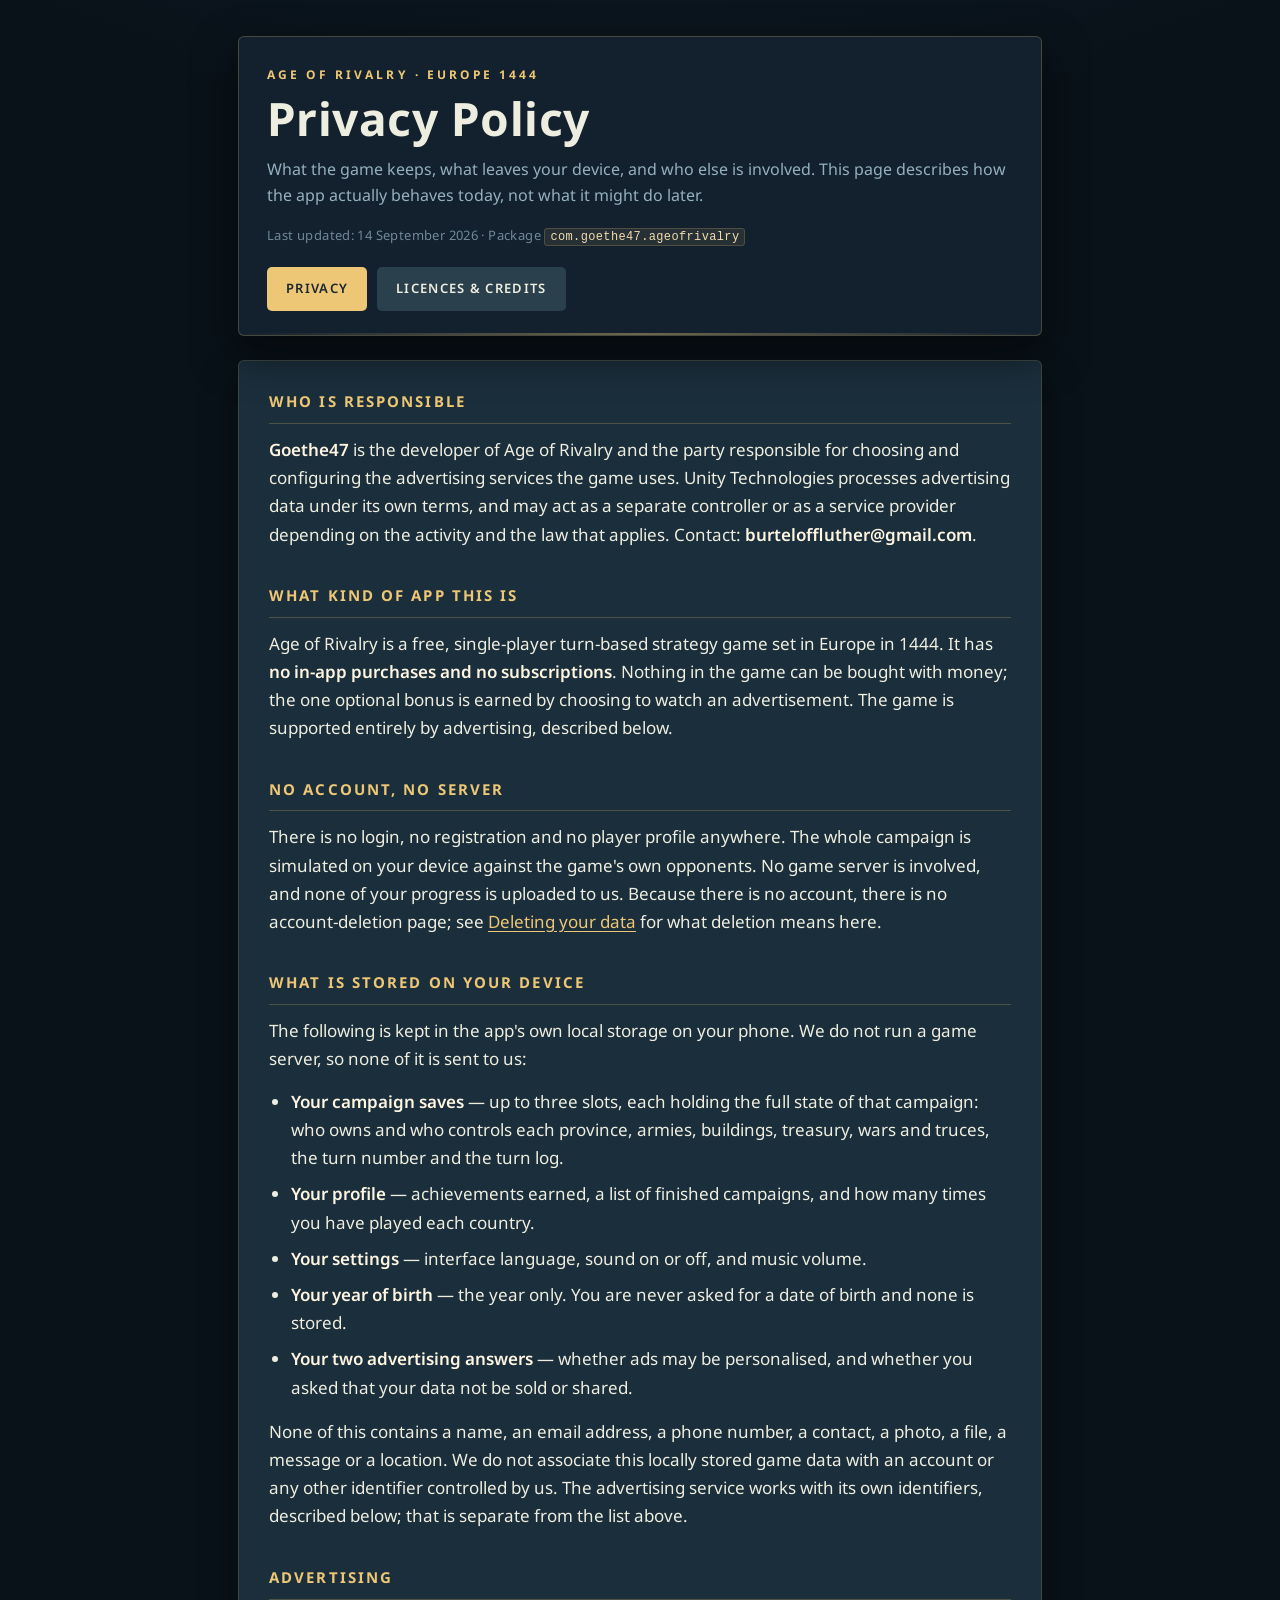
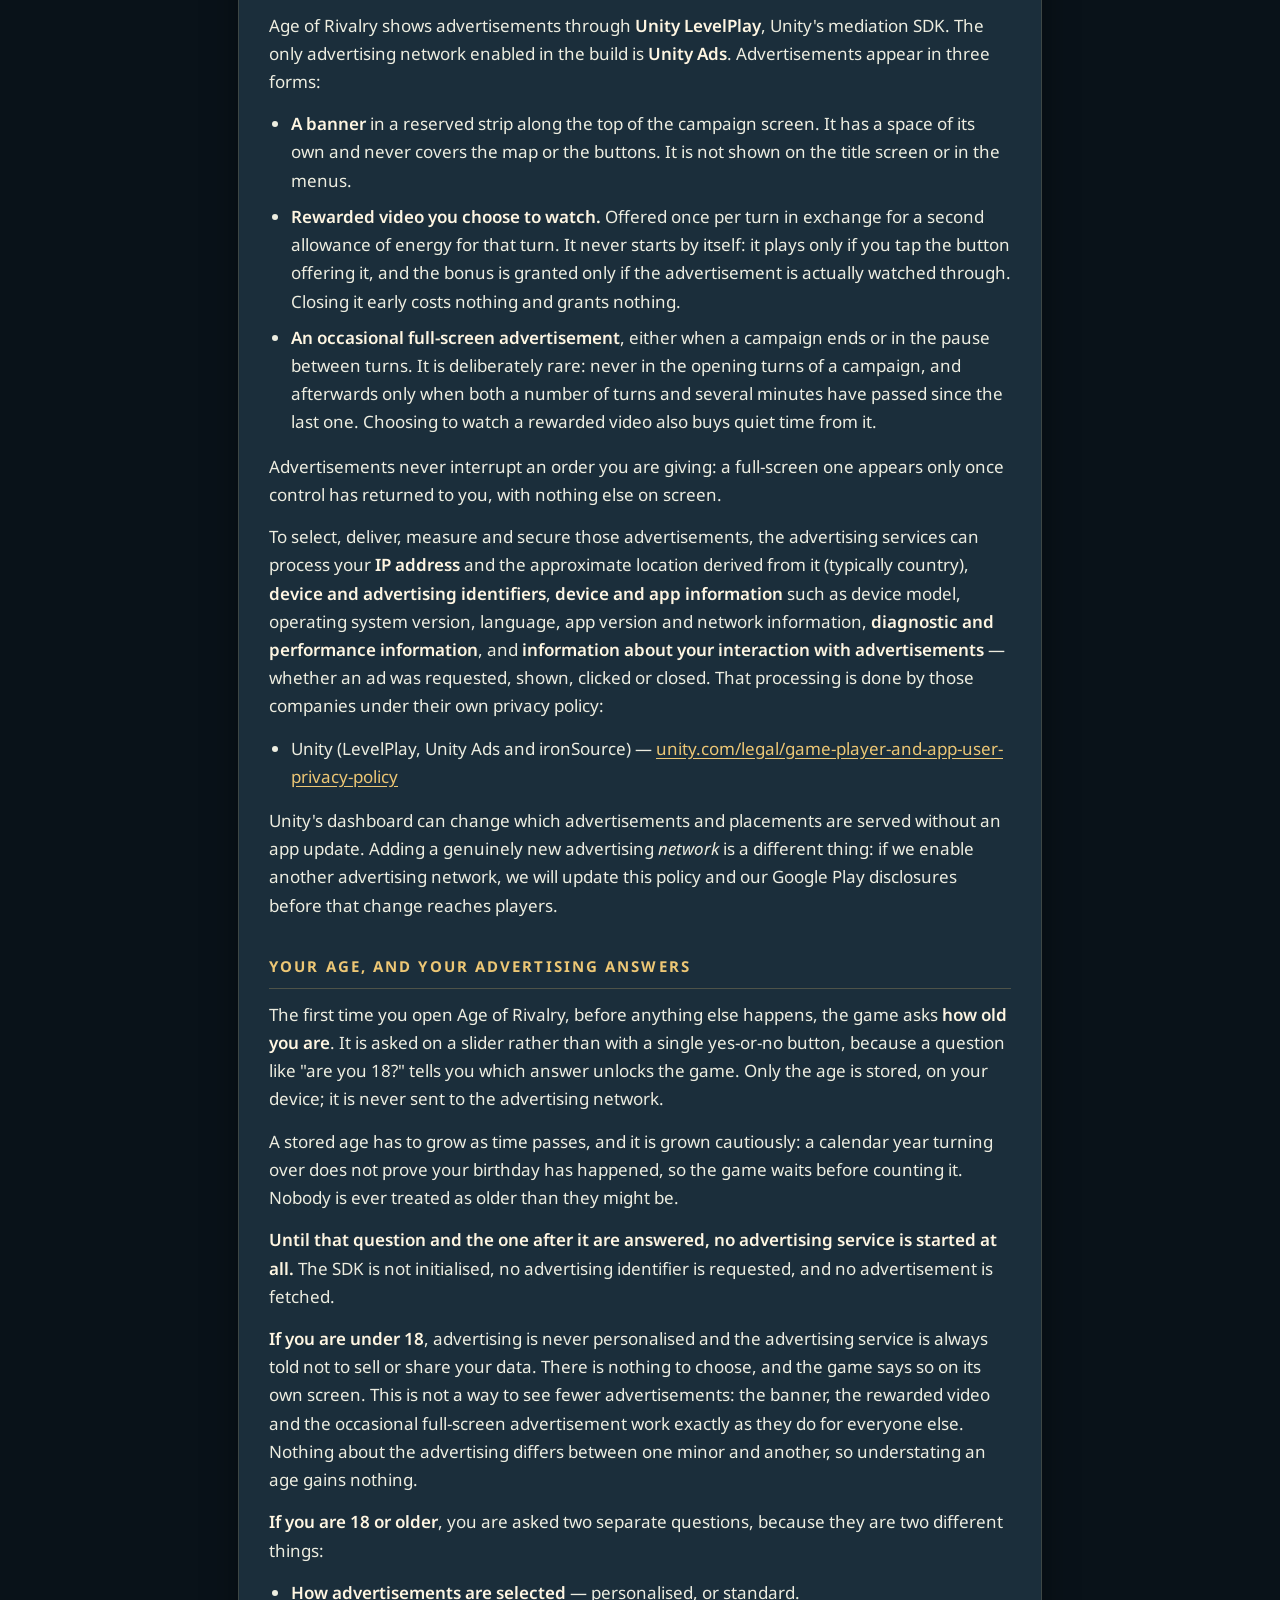
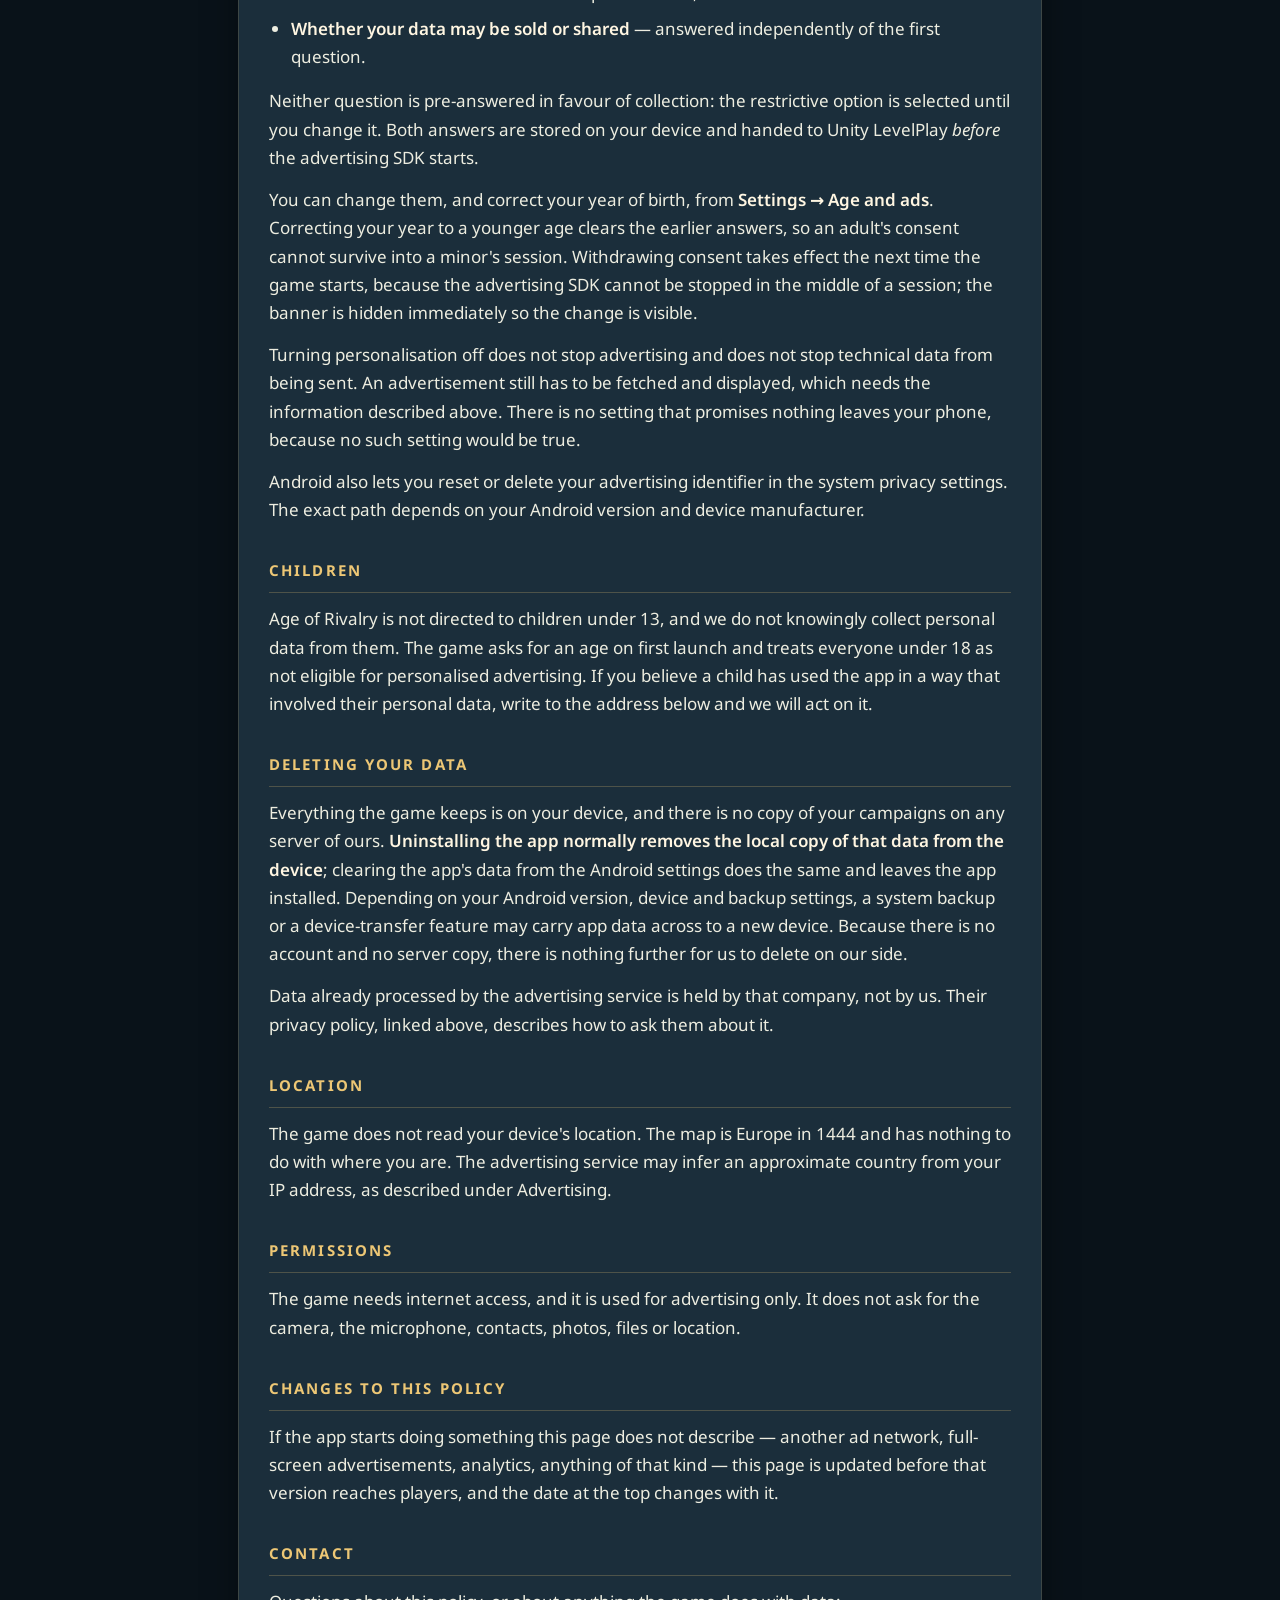
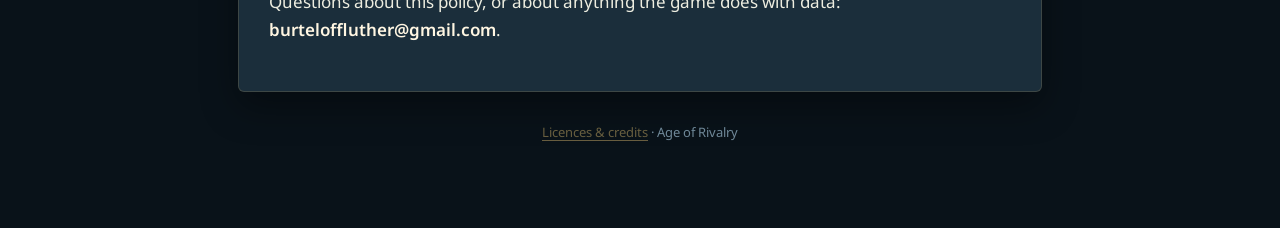
<file: index.html>
<!doctype html>
<html lang="en">
<head>
  <meta charset="utf-8" />
  <meta name="viewport" content="width=device-width,initial-scale=1" />
  <title>Age of Rivalry — Privacy Policy</title>
  <meta name="description" content="Privacy policy for Age of Rivalry, a free ad-supported turn-based strategy game for Android." />
  <link rel="stylesheet" href="styles.css" />
</head>
<body>
  <main class="container">
    <header class="plate">
      <p class="eyebrow">Age of Rivalry · Europe 1444</p>
      <h1>Privacy Policy</h1>
      <p class="lead">What the game keeps, what leaves your device, and who else is involved. This page describes how the app actually behaves today, not what it might do later.</p>
      <p class="stamp">Last updated: 14 September 2026 · Package <code>com.goethe47.ageofrivalry</code></p>
      <nav class="nav">
        <a href="index.html" aria-current="page">Privacy</a>
        <a href="licenses.html">Licences &amp; credits</a>
      </nav>
    </header>

    <section class="panel">
      <h2>Who is responsible</h2>
      <p><strong>Goethe47</strong> is the developer of Age of Rivalry and the party responsible for choosing and configuring the advertising services the game uses. Unity Technologies processes advertising data under its own terms, and may act as a separate controller or as a service provider depending on the activity and the law that applies. Contact: <strong>burteloffluther@gmail.com</strong>.</p>

      <h2>What kind of app this is</h2>
      <p>Age of Rivalry is a free, single-player turn-based strategy game set in Europe in 1444. It has <strong>no in-app purchases and no subscriptions</strong>. Nothing in the game can be bought with money; the one optional bonus is earned by choosing to watch an advertisement. The game is supported entirely by advertising, described below.</p>

      <h2>No account, no server</h2>
      <p>There is no login, no registration and no player profile anywhere. The whole campaign is simulated on your device against the game's own opponents. No game server is involved, and none of your progress is uploaded to us. Because there is no account, there is no account-deletion page; see <a href="#deletion">Deleting your data</a> for what deletion means here.</p>

      <h2>What is stored on your device</h2>
      <p>The following is kept in the app's own local storage on your phone. We do not run a game server, so none of it is sent to us:</p>
      <ul>
        <li><strong>Your campaign saves</strong> — up to three slots, each holding the full state of that campaign: who owns and who controls each province, armies, buildings, treasury, wars and truces, the turn number and the turn log.</li>
        <li><strong>Your profile</strong> — achievements earned, a list of finished campaigns, and how many times you have played each country.</li>
        <li><strong>Your settings</strong> — interface language, sound on or off, and music volume.</li>
        <li><strong>Your year of birth</strong> — the year only. You are never asked for a date of birth and none is stored.</li>
        <li><strong>Your two advertising answers</strong> — whether ads may be personalised, and whether you asked that your data not be sold or shared.</li>
      </ul>
      <p>None of this contains a name, an email address, a phone number, a contact, a photo, a file, a message or a location. We do not associate this locally stored game data with an account or any other identifier controlled by us. The advertising service works with its own identifiers, described below; that is separate from the list above.</p>

      <h2>Advertising</h2>
      <p>Age of Rivalry shows advertisements through <strong>Unity LevelPlay</strong>, Unity's mediation SDK. The only advertising network enabled in the build is <strong>Unity Ads</strong>. Advertisements appear in three forms:</p>
      <ul>
        <li><strong>A banner</strong> in a reserved strip along the top of the campaign screen. It has a space of its own and never covers the map or the buttons. It is not shown on the title screen or in the menus.</li>
        <li><strong>Rewarded video you choose to watch.</strong> Offered once per turn in exchange for a second allowance of energy for that turn. It never starts by itself: it plays only if you tap the button offering it, and the bonus is granted only if the advertisement is actually watched through. Closing it early costs nothing and grants nothing.</li>
        <li><strong>An occasional full-screen advertisement</strong>, either when a campaign ends or in the pause between turns. It is deliberately rare: never in the opening turns of a campaign, and afterwards only when both a number of turns and several minutes have passed since the last one. Choosing to watch a rewarded video also buys quiet time from it.</li>
      </ul>
      <p>Advertisements never interrupt an order you are giving: a full-screen one appears only once control has returned to you, with nothing else on screen.</p>
      <p>To select, deliver, measure and secure those advertisements, the advertising services can process your <strong>IP address</strong> and the approximate location derived from it (typically country), <strong>device and advertising identifiers</strong>, <strong>device and app information</strong> such as device model, operating system version, language, app version and network information, <strong>diagnostic and performance information</strong>, and <strong>information about your interaction with advertisements</strong> — whether an ad was requested, shown, clicked or closed. That processing is done by those companies under their own privacy policy:</p>
      <ul>
        <li>Unity (LevelPlay, Unity Ads and ironSource) — <a href="https://unity.com/legal/game-player-and-app-user-privacy-policy" rel="noopener">unity.com/legal/game-player-and-app-user-privacy-policy</a></li>
      </ul>
      <p>Unity's dashboard can change which advertisements and placements are served without an app update. Adding a genuinely new advertising <em>network</em> is a different thing: if we enable another advertising network, we will update this policy and our Google Play disclosures before that change reaches players.</p>

      <h2>Your age, and your advertising answers</h2>
      <p>The first time you open Age of Rivalry, before anything else happens, the game asks <strong>how old you are</strong>. It is asked on a slider rather than with a single yes-or-no button, because a question like "are you 18?" tells you which answer unlocks the game. Only the age is stored, on your device; it is never sent to the advertising network.</p>
      <p>A stored age has to grow as time passes, and it is grown cautiously: a calendar year turning over does not prove your birthday has happened, so the game waits before counting it. Nobody is ever treated as older than they might be.</p>
      <p><strong>Until that question and the one after it are answered, no advertising service is started at all.</strong> The SDK is not initialised, no advertising identifier is requested, and no advertisement is fetched.</p>
      <p><strong>If you are under 18</strong>, advertising is never personalised and the advertising service is always told not to sell or share your data. There is nothing to choose, and the game says so on its own screen. This is not a way to see fewer advertisements: the banner, the rewarded video and the occasional full-screen advertisement work exactly as they do for everyone else. Nothing about the advertising differs between one minor and another, so understating an age gains nothing.</p>
      <p><strong>If you are 18 or older</strong>, you are asked two separate questions, because they are two different things:</p>
      <ul>
        <li><strong>How advertisements are selected</strong> — personalised, or standard.</li>
        <li><strong>Whether your data may be sold or shared</strong> — answered independently of the first question.</li>
      </ul>
      <p>Neither question is pre-answered in favour of collection: the restrictive option is selected until you change it. Both answers are stored on your device and handed to Unity LevelPlay <em>before</em> the advertising SDK starts.</p>
      <p>You can change them, and correct your year of birth, from <strong>Settings → Age and ads</strong>. Correcting your year to a younger age clears the earlier answers, so an adult's consent cannot survive into a minor's session. Withdrawing consent takes effect the next time the game starts, because the advertising SDK cannot be stopped in the middle of a session; the banner is hidden immediately so the change is visible.</p>
      <p>Turning personalisation off does not stop advertising and does not stop technical data from being sent. An advertisement still has to be fetched and displayed, which needs the information described above. There is no setting that promises nothing leaves your phone, because no such setting would be true.</p>
      <p>Android also lets you reset or delete your advertising identifier in the system privacy settings. The exact path depends on your Android version and device manufacturer.</p>

      <h2>Children</h2>
      <p>Age of Rivalry is not directed to children under 13, and we do not knowingly collect personal data from them. The game asks for an age on first launch and treats everyone under 18 as not eligible for personalised advertising. If you believe a child has used the app in a way that involved their personal data, write to the address below and we will act on it.</p>

      <h2 id="deletion">Deleting your data</h2>
      <p>Everything the game keeps is on your device, and there is no copy of your campaigns on any server of ours. <strong>Uninstalling the app normally removes the local copy of that data from the device</strong>; clearing the app's data from the Android settings does the same and leaves the app installed. Depending on your Android version, device and backup settings, a system backup or a device-transfer feature may carry app data across to a new device. Because there is no account and no server copy, there is nothing further for us to delete on our side.</p>
      <p>Data already processed by the advertising service is held by that company, not by us. Their privacy policy, linked above, describes how to ask them about it.</p>

      <h2>Location</h2>
      <p>The game does not read your device's location. The map is Europe in 1444 and has nothing to do with where you are. The advertising service may infer an approximate country from your IP address, as described under Advertising.</p>

      <h2>Permissions</h2>
      <p>The game needs internet access, and it is used for advertising only. It does not ask for the camera, the microphone, contacts, photos, files or location.</p>

      <h2>Changes to this policy</h2>
      <p>If the app starts doing something this page does not describe — another ad network, full-screen advertisements, analytics, anything of that kind — this page is updated before that version reaches players, and the date at the top changes with it.</p>

      <h2>Contact</h2>
      <p>Questions about this policy, or about anything the game does with data: <strong>burteloffluther@gmail.com</strong>.</p>
    </section>

    <footer>
      <p><a href="licenses.html">Licences &amp; credits</a> · Age of Rivalry</p>
    </footer>
  </main>
</body>
</html>
</file>
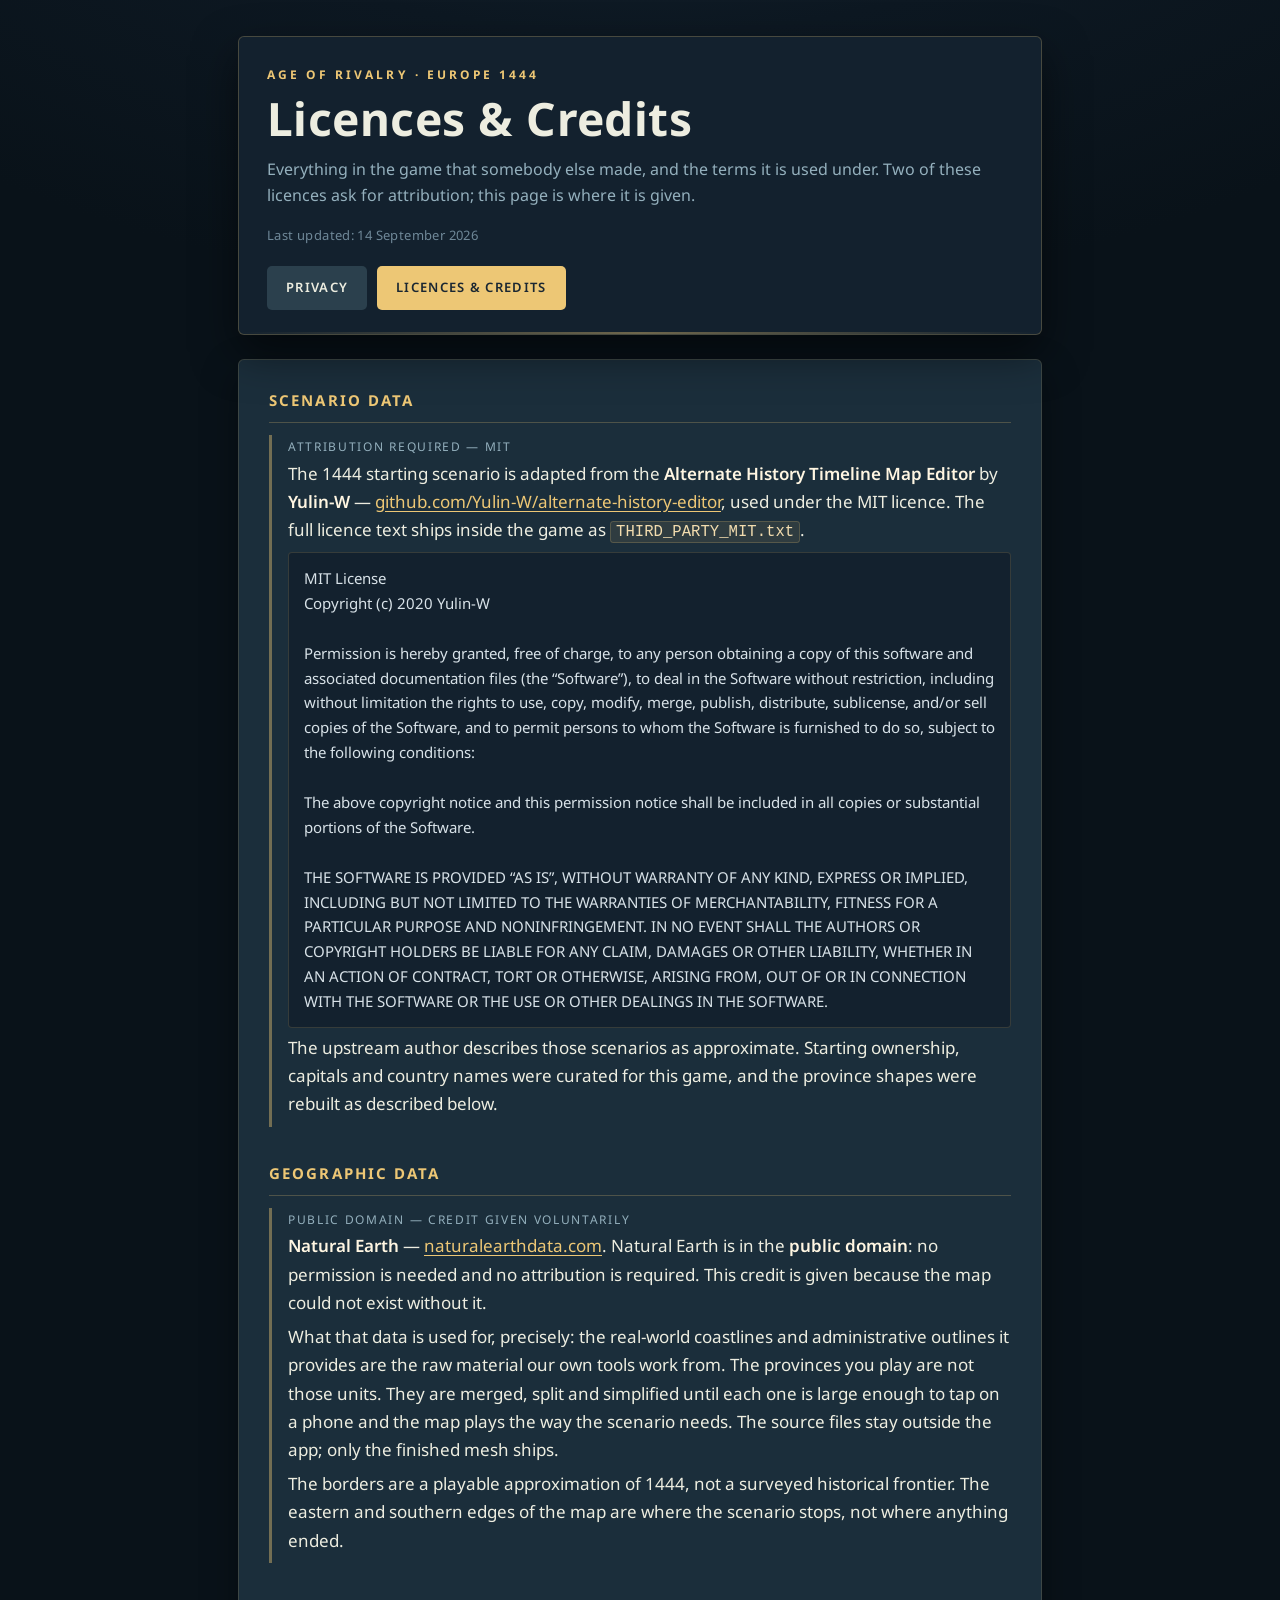
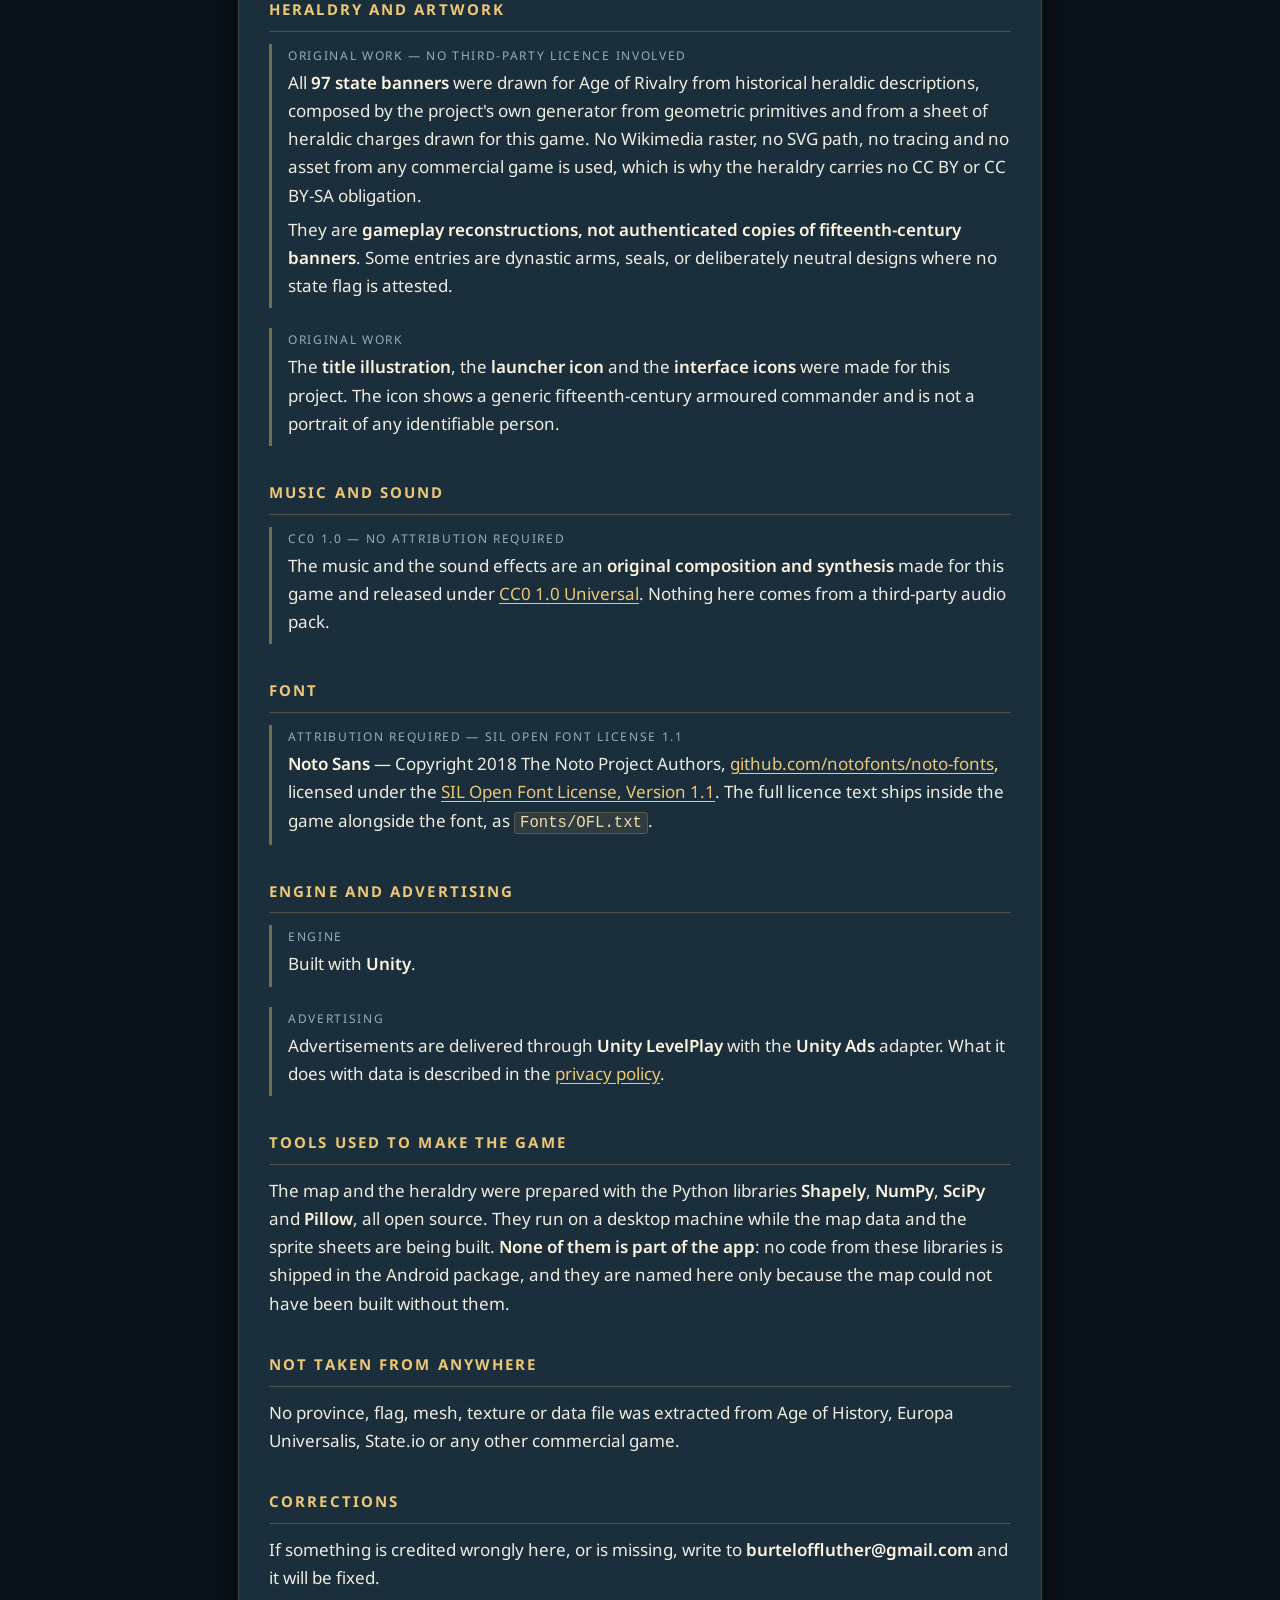
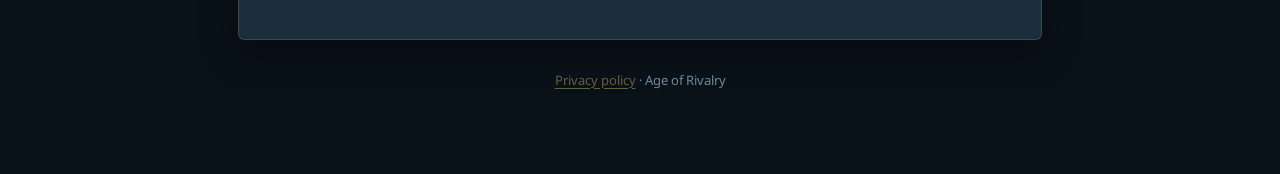
<file: licenses.html>
<!doctype html>
<html lang="en">
<head>
  <meta charset="utf-8" />
  <meta name="viewport" content="width=device-width,initial-scale=1" />
  <title>Age of Rivalry — Licences &amp; Credits</title>
  <meta name="description" content="Third-party data, fonts and software used in Age of Rivalry, with their licences." />
  <link rel="stylesheet" href="styles.css" />
</head>
<body>
  <main class="container">
    <header class="plate">
      <p class="eyebrow">Age of Rivalry · Europe 1444</p>
      <h1>Licences &amp; Credits</h1>
      <p class="lead">Everything in the game that somebody else made, and the terms it is used under. Two of these licences ask for attribution; this page is where it is given.</p>
      <p class="stamp">Last updated: 14 September 2026</p>
      <nav class="nav">
        <a href="index.html">Privacy</a>
        <a href="licenses.html" aria-current="page">Licences &amp; credits</a>
      </nav>
    </header>

    <section class="panel">
      <h2>Scenario data</h2>
      <div class="credit">
        <p class="what">Attribution required — MIT</p>
        <p>The 1444 starting scenario is adapted from the <strong>Alternate History Timeline Map Editor</strong> by <strong>Yulin-W</strong> — <a href="https://github.com/Yulin-W/alternate-history-editor" rel="noopener">github.com/Yulin-W/alternate-history-editor</a>, used under the MIT licence. The full licence text ships inside the game as <code>THIRD_PARTY_MIT.txt</code>.</p>
        <p class="quote">MIT License<br />Copyright (c) 2020 Yulin-W<br /><br />Permission is hereby granted, free of charge, to any person obtaining a copy of this software and associated documentation files (the “Software”), to deal in the Software without restriction, including without limitation the rights to use, copy, modify, merge, publish, distribute, sublicense, and/or sell copies of the Software, and to permit persons to whom the Software is furnished to do so, subject to the following conditions:<br /><br />The above copyright notice and this permission notice shall be included in all copies or substantial portions of the Software.<br /><br />THE SOFTWARE IS PROVIDED “AS IS”, WITHOUT WARRANTY OF ANY KIND, EXPRESS OR IMPLIED, INCLUDING BUT NOT LIMITED TO THE WARRANTIES OF MERCHANTABILITY, FITNESS FOR A PARTICULAR PURPOSE AND NONINFRINGEMENT. IN NO EVENT SHALL THE AUTHORS OR COPYRIGHT HOLDERS BE LIABLE FOR ANY CLAIM, DAMAGES OR OTHER LIABILITY, WHETHER IN AN ACTION OF CONTRACT, TORT OR OTHERWISE, ARISING FROM, OUT OF OR IN CONNECTION WITH THE SOFTWARE OR THE USE OR OTHER DEALINGS IN THE SOFTWARE.</p>
        <p>The upstream author describes those scenarios as approximate. Starting ownership, capitals and country names were curated for this game, and the province shapes were rebuilt as described below.</p>
      </div>

      <h2>Geographic data</h2>
      <div class="credit">
        <p class="what">Public domain — credit given voluntarily</p>
        <p><strong>Natural Earth</strong> — <a href="https://www.naturalearthdata.com/" rel="noopener">naturalearthdata.com</a>. Natural Earth is in the <strong>public domain</strong>: no permission is needed and no attribution is required. This credit is given because the map could not exist without it.</p>
        <p>What that data is used for, precisely: the real-world coastlines and administrative outlines it provides are the raw material our own tools work from. The provinces you play are not those units. They are merged, split and simplified until each one is large enough to tap on a phone and the map plays the way the scenario needs. The source files stay outside the app; only the finished mesh ships.</p>
        <p>The borders are a playable approximation of 1444, not a surveyed historical frontier. The eastern and southern edges of the map are where the scenario stops, not where anything ended.</p>
      </div>

      <h2>Heraldry and artwork</h2>
      <div class="credit">
        <p class="what">Original work — no third-party licence involved</p>
        <p>All <strong>97 state banners</strong> were drawn for Age of Rivalry from historical heraldic descriptions, composed by the project's own generator from geometric primitives and from a sheet of heraldic charges drawn for this game. No Wikimedia raster, no SVG path, no tracing and no asset from any commercial game is used, which is why the heraldry carries no CC BY or CC BY-SA obligation.</p>
        <p>They are <strong>gameplay reconstructions, not authenticated copies of fifteenth-century banners</strong>. Some entries are dynastic arms, seals, or deliberately neutral designs where no state flag is attested.</p>
      </div>
      <div class="credit">
        <p class="what">Original work</p>
        <p>The <strong>title illustration</strong>, the <strong>launcher icon</strong> and the <strong>interface icons</strong> were made for this project. The icon shows a generic fifteenth-century armoured commander and is not a portrait of any identifiable person.</p>
      </div>

      <h2>Music and sound</h2>
      <div class="credit">
        <p class="what">CC0 1.0 — no attribution required</p>
        <p>The music and the sound effects are an <strong>original composition and synthesis</strong> made for this game and released under <a href="https://creativecommons.org/publicdomain/zero/1.0/" rel="noopener">CC0 1.0 Universal</a>. Nothing here comes from a third-party audio pack.</p>
      </div>

      <h2>Font</h2>
      <div class="credit">
        <p class="what">Attribution required — SIL Open Font License 1.1</p>
        <p><strong>Noto Sans</strong> — Copyright 2018 The Noto Project Authors, <a href="https://github.com/notofonts/noto-fonts" rel="noopener">github.com/notofonts/noto-fonts</a>, licensed under the <a href="https://openfontlicense.org/" rel="noopener">SIL Open Font License, Version 1.1</a>. The full licence text ships inside the game alongside the font, as <code>Fonts/OFL.txt</code>.</p>
      </div>

      <h2>Engine and advertising</h2>
      <div class="credit">
        <p class="what">Engine</p>
        <p>Built with <strong>Unity</strong>.</p>
      </div>
      <div class="credit">
        <p class="what">Advertising</p>
        <p>Advertisements are delivered through <strong>Unity LevelPlay</strong> with the <strong>Unity Ads</strong> adapter. What it does with data is described in the <a href="index.html">privacy policy</a>.</p>
      </div>

      <h2>Tools used to make the game</h2>
      <p>The map and the heraldry were prepared with the Python libraries <strong>Shapely</strong>, <strong>NumPy</strong>, <strong>SciPy</strong> and <strong>Pillow</strong>, all open source. They run on a desktop machine while the map data and the sprite sheets are being built. <strong>None of them is part of the app</strong>: no code from these libraries is shipped in the Android package, and they are named here only because the map could not have been built without them.</p>

      <h2>Not taken from anywhere</h2>
      <p>No province, flag, mesh, texture or data file was extracted from Age of History, Europa Universalis, State.io or any other commercial game.</p>

      <h2>Corrections</h2>
      <p>If something is credited wrongly here, or is missing, write to <strong>burteloffluther@gmail.com</strong> and it will be fixed.</p>
    </section>

    <footer>
      <p><a href="index.html">Privacy policy</a> · Age of Rivalry</p>
    </footer>
  </main>
</body>
</html>
</file>
<file: styles.css>
/* Age of Rivalry — legal pages.
   The game is a dark slate interface over a political map, with gold used only
   for headings and emphasis. These pages use the same three values, taken from
   UIFactory: Ink #13212E, Panel #1B2E3B, Gold #EDC775. */

@import url("https://fonts.googleapis.com/css2?family=Noto+Sans:wght@400;500;600;700&display=swap");

:root {
  --ground: #0d1822;
  --ground-deep: #091219;
  --ink: #13212e;
  --panel: #1b2e3b;
  --raised: #2b404d;
  --text: #edede0;
  --muted: #94b0bd;
  --gold: #edc775;
  --gold-dim: rgba(237, 199, 117, 0.42);
  --gold-line: rgba(237, 199, 117, 0.24);
}

* { box-sizing: border-box; }

html { -webkit-text-size-adjust: 100%; }

body {
  margin: 0;
  background:
    radial-gradient(1100px 640px at 50% -10%, #1a2c3a 0%, var(--ground) 58%, var(--ground-deep) 100%);
  color: var(--text);
  font-family: "Noto Sans", "Segoe UI", system-ui, sans-serif;
  line-height: 1.66;
  font-size: 17px;
}

.container {
  max-width: 840px;
  margin: 0 auto;
  padding: 36px 18px 72px;
}

/* --- the header plate, the game's title block ----------------------------- */

.plate {
  background: var(--ink);
  border: 1px solid var(--gold-line);
  border-radius: 6px;
  padding: 28px 28px 24px;
  margin-bottom: 24px;
  box-shadow: 0 18px 44px rgba(0, 0, 0, 0.5);
  position: relative;
}

.plate::after {
  content: "";
  position: absolute;
  left: 0;
  right: 0;
  bottom: 0;
  height: 2px;
  border-radius: 0 0 6px 6px;
  background: linear-gradient(90deg, transparent, var(--gold-dim), transparent);
}

.eyebrow {
  margin: 0 0 8px;
  letter-spacing: 0.26em;
  text-transform: uppercase;
  font-size: 12px;
  font-weight: 700;
  color: var(--gold);
}

.plate h1 {
  margin: 0 0 12px;
  font-weight: 700;
  font-size: clamp(30px, 6.4vw, 46px);
  line-height: 1.1;
  letter-spacing: 0.01em;
  color: var(--text);
}

.lead { margin: 0; color: var(--muted); font-size: 16px; }

.stamp {
  margin: 16px 0 0;
  font-size: 13px;
  color: #6f8898;
  letter-spacing: 0.03em;
}

/* --- the panels the text sits on ------------------------------------------ */

.panel {
  background: var(--panel);
  border: 1px solid rgba(237, 199, 117, 0.16);
  border-radius: 6px;
  padding: 28px 30px 32px;
  box-shadow: 0 14px 36px rgba(0, 0, 0, 0.38);
}

.panel + .panel { margin-top: 22px; }

h2 {
  font-weight: 700;
  font-size: 15px;
  letter-spacing: 0.14em;
  text-transform: uppercase;
  margin: 34px 0 12px;
  padding-bottom: 9px;
  border-bottom: 1px solid var(--gold-line);
  color: var(--gold);
}

.panel > h2:first-child { margin-top: 0; }

h3 { font-size: 17px; margin: 22px 0 6px; color: var(--text); }

p { margin: 0 0 14px; }

ul { margin: 0 0 16px; padding-left: 22px; }

li { margin-bottom: 8px; }

strong { color: #fff6e2; font-weight: 600; }

code {
  font-family: ui-monospace, "Cascadia Mono", Consolas, monospace;
  font-size: 0.92em;
  background: rgba(237, 199, 117, 0.09);
  border: 1px solid rgba(237, 199, 117, 0.2);
  border-radius: 3px;
  padding: 1px 5px;
  color: #f2dcae;
}

a { color: var(--gold); text-underline-offset: 3px; }

a:hover { color: #fbe0a8; }

/* --- credit entries ------------------------------------------------------- */

.credit {
  border-left: 3px solid var(--gold-dim);
  padding: 2px 0 2px 16px;
  margin: 0 0 20px;
}

.credit p { margin: 0 0 6px; }

.credit .what {
  font-size: 12px;
  letter-spacing: 0.14em;
  text-transform: uppercase;
  color: var(--muted);
  margin-bottom: 3px;
}

.quote {
  background: var(--ink);
  border: 1px solid rgba(237, 199, 117, 0.16);
  border-radius: 4px;
  padding: 13px 15px;
  font-size: 15px;
  color: #d8e2e8;
  margin: 0 0 12px;
}

/* --- links between the two pages, styled as the game's buttons ------------ */

.nav { display: flex; flex-wrap: wrap; gap: 10px; margin-top: 20px; }

.nav a {
  font-size: 13px;
  font-weight: 600;
  letter-spacing: 0.1em;
  text-transform: uppercase;
  text-decoration: none;
  color: var(--text);
  background: var(--raised);
  border: 1px solid transparent;
  border-radius: 5px;
  padding: 10px 18px;
}

.nav a:hover { background: #35505f; }

.nav a[aria-current="page"] {
  background: var(--gold);
  color: #1a2732;
}

footer {
  margin-top: 30px;
  text-align: center;
  color: #6f8898;
  font-size: 13px;
}

footer a { color: var(--gold-dim); }

footer a:hover { color: var(--gold); }

@media (max-width: 560px) {
  body { font-size: 16px; }
  .panel { padding: 22px 18px 26px; }
  .plate { padding: 22px 18px 20px; }
}
</file>
